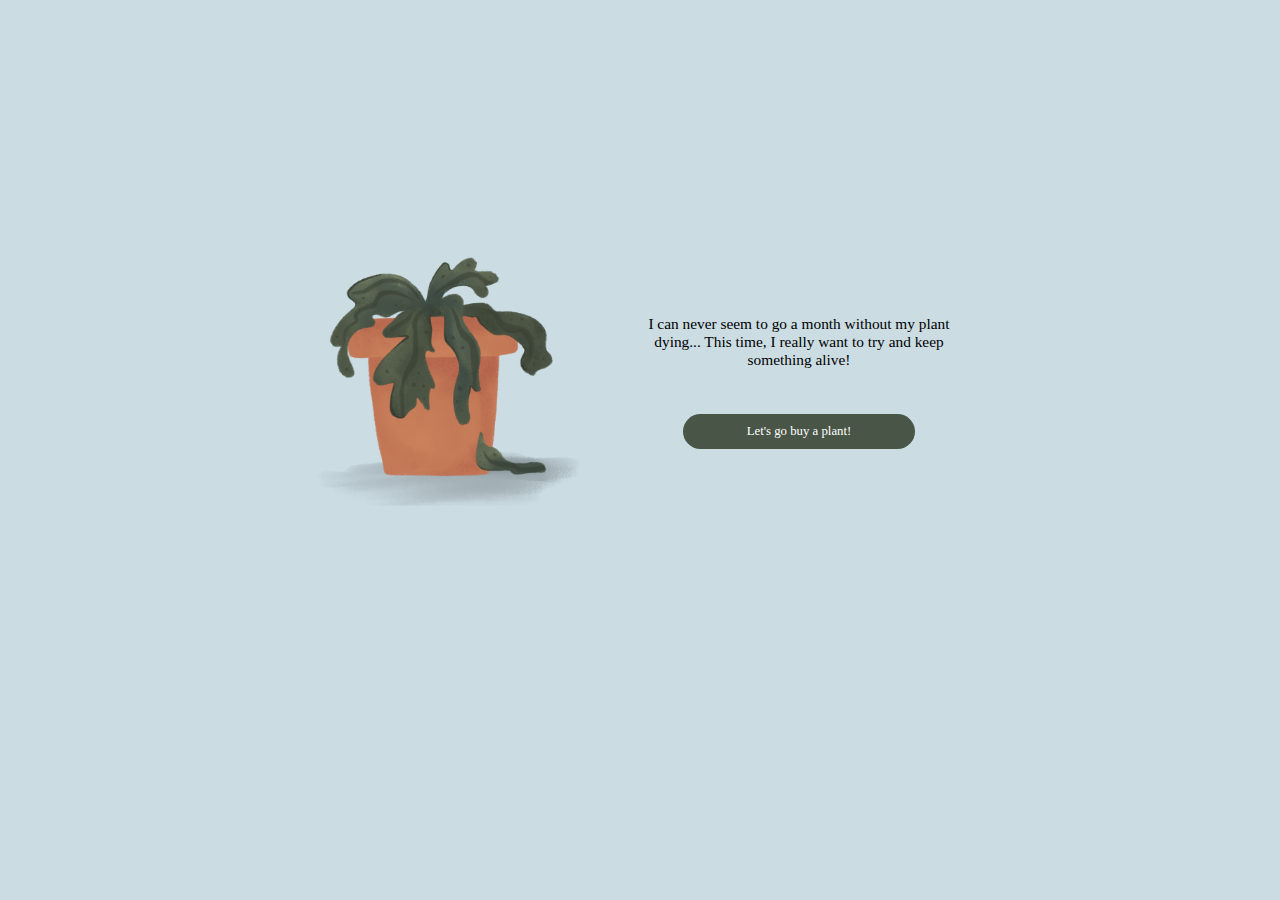
<file: project-01/index.html>
<html>
    <head>
        <title>Cross-Platform Storytelling</title>
        
        <link rel="stylesheet" href="css/style.css">
    </head>

    <body>

        <div id="container">
            <img src="media/dead-plant.png" id="plant">


            <div id="text-container">
                <p id="intro">I can never seem to go a month without my plant dying...  This time, I really want to try and keep something alive!</p>

                <a href="yelp.html" class="button">Let's go buy a plant!</a>

            </div>

        </div>
    
    </body>


</html>
</file>
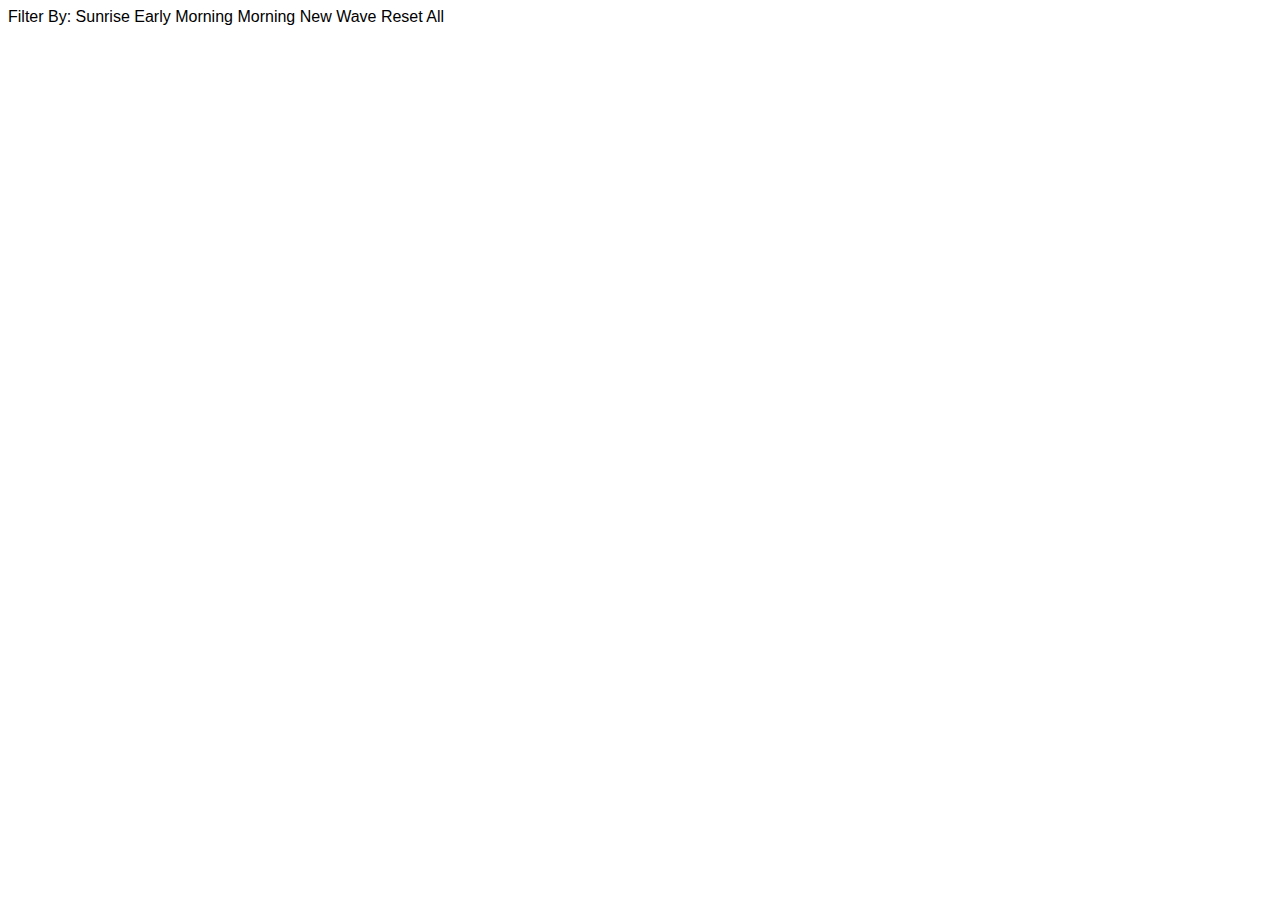
<file: project-03/index.html>
<!DOCTYPE html>
<html lang="en">
<head>
    <meta charset="UTF-8">
    <meta name="viewport" content="width=device-width, initial-scale=1.0">
    <title>Let's Chill</title>

    <link rel="stylesheet" href="css/fonts.css">
    <link rel="stylesheet" href="css/style.css">


    <script src="js/airtable.browser.js"></script>
</head>
<body>

    <div class="container">
        <div class="filter">
          Filter By:
          <span class="sunrise">Sunrise</span>
          <span class="early-morning">Early Morning</span>
          <span class="Morning">Morning</span>
          <span class="js-new-wave">New Wave</span>
          <span class="js-reset">Reset All</span>
        </div>
      </div>

<!-- 
<div class="time-container">
    <h1>The time of the day right now is</h1> 

    <div class="select-box">
        <div class="options-container">
            <div class="option">
                <input type="radio" class="radio sunrise" name="category">
                <label for="sunrise">Sunrise</label>
            </div>

            <div class="option">
                <input type="radio" class="radio early-morning" name="category">
                <label for="early-morning">Early Morning</label>
            </div>

            <div class="option">
                <input type="radio" class="radio morning" name="category">
                <label for="morning">Morning</label>
            </div>

            <div class="option">
                <input type="radio" class="radio afternoon" name="category">
                <label for="afternoon">Afternoon</label>
            </div>

            <div class="option">
                <input type="radio" class="radio sunset" name="category">
                <label for="sunset">Sunset</label>
            </div>

            <div class="option">
                <input type="radio" class="radio night" name="category">
                <label for="night">Night</label>
            </div>
        </div>

        <div class="selected">Select Time of Day</div>
    </div>
</div>
 -->
<div class="container">
</div>


<script src="js/global.js"></script>



</body>
</html>
</file>
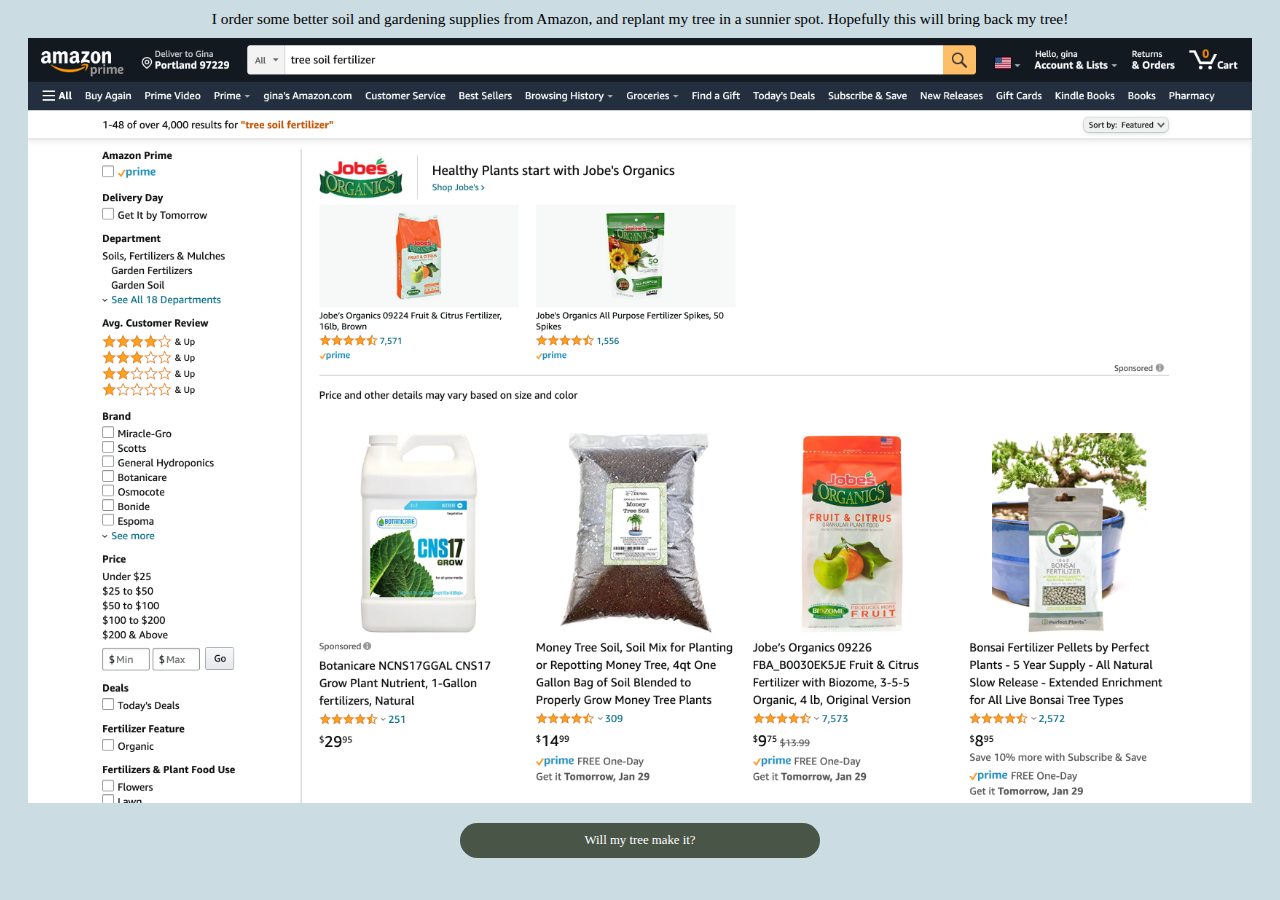
<file: project-01/amazon.html>
<html>
    <head>
        <title>Cross-Platform Storytelling</title>
        
        <link rel="stylesheet" href="css/style.css">
    </head>

    <body>
          <p class="caption">I order some better soil and gardening supplies from Amazon, and replant my tree in a sunnier spot. Hopefully this will bring back my tree!</p>

          
        
          <img src="media/amazon.png" class="screenshot">
      

        <a href="https://www.youtube.com/watch?v=1kR8Fo9umro" target="_blank" class="next-page">Will my tree make it?</a>


    </body>

</html>
</file>
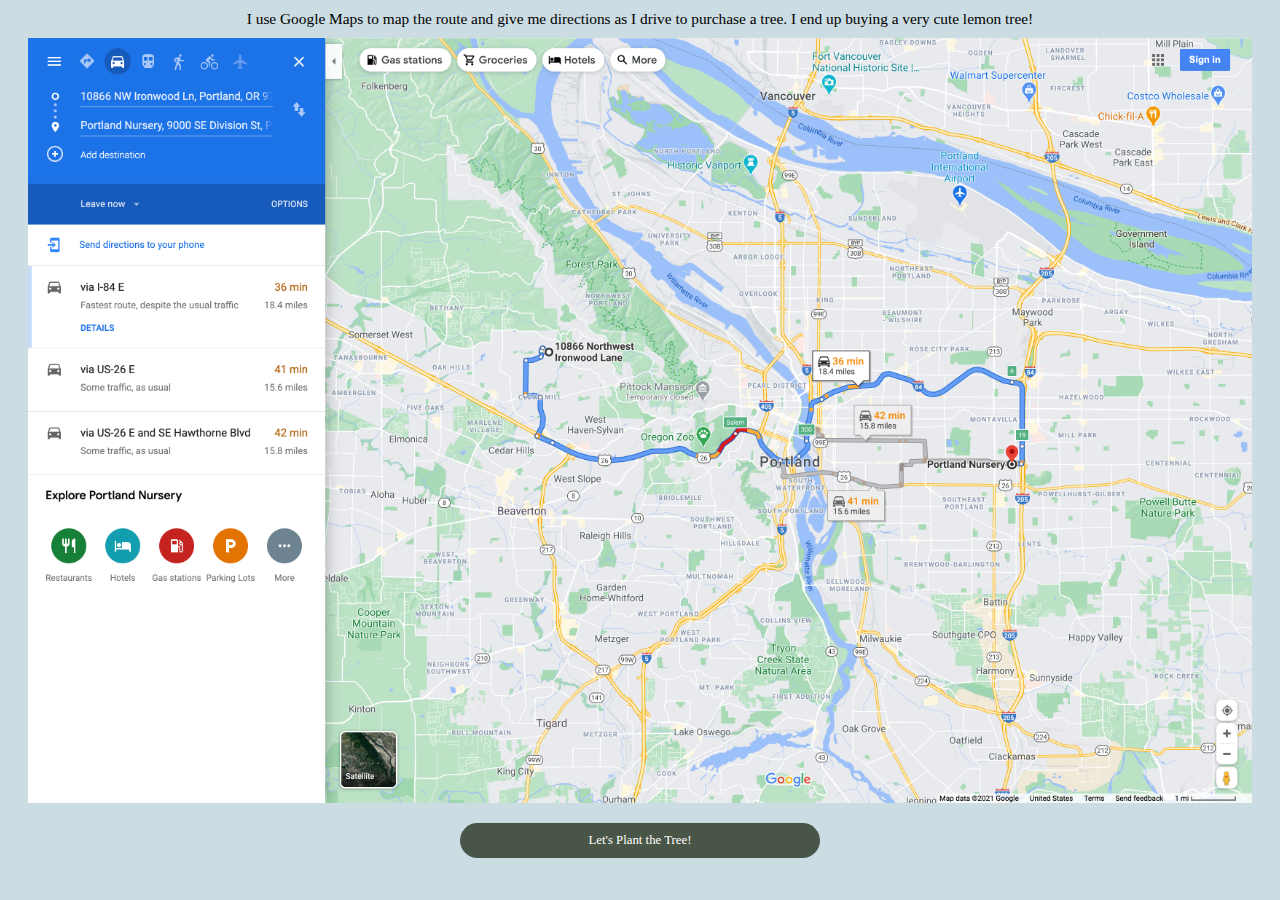
<file: project-01/googlemaps.html>
<html>
    <head>
        <title>Cross-Platform Storytelling</title>
        
        <link rel="stylesheet" href="css/style.css">
    </head>

    <body>
          <p class="caption">I use Google Maps to map the route and give me directions as I drive to purchase a tree. I end up buying a very cute lemon tree!</p>

          
        
          <img src="media/googlemaps.png" class="screenshot">
      

        <a href="twitter.html" class="next-page">Let's Plant the Tree!</a>


    </body>

</html>
</file>
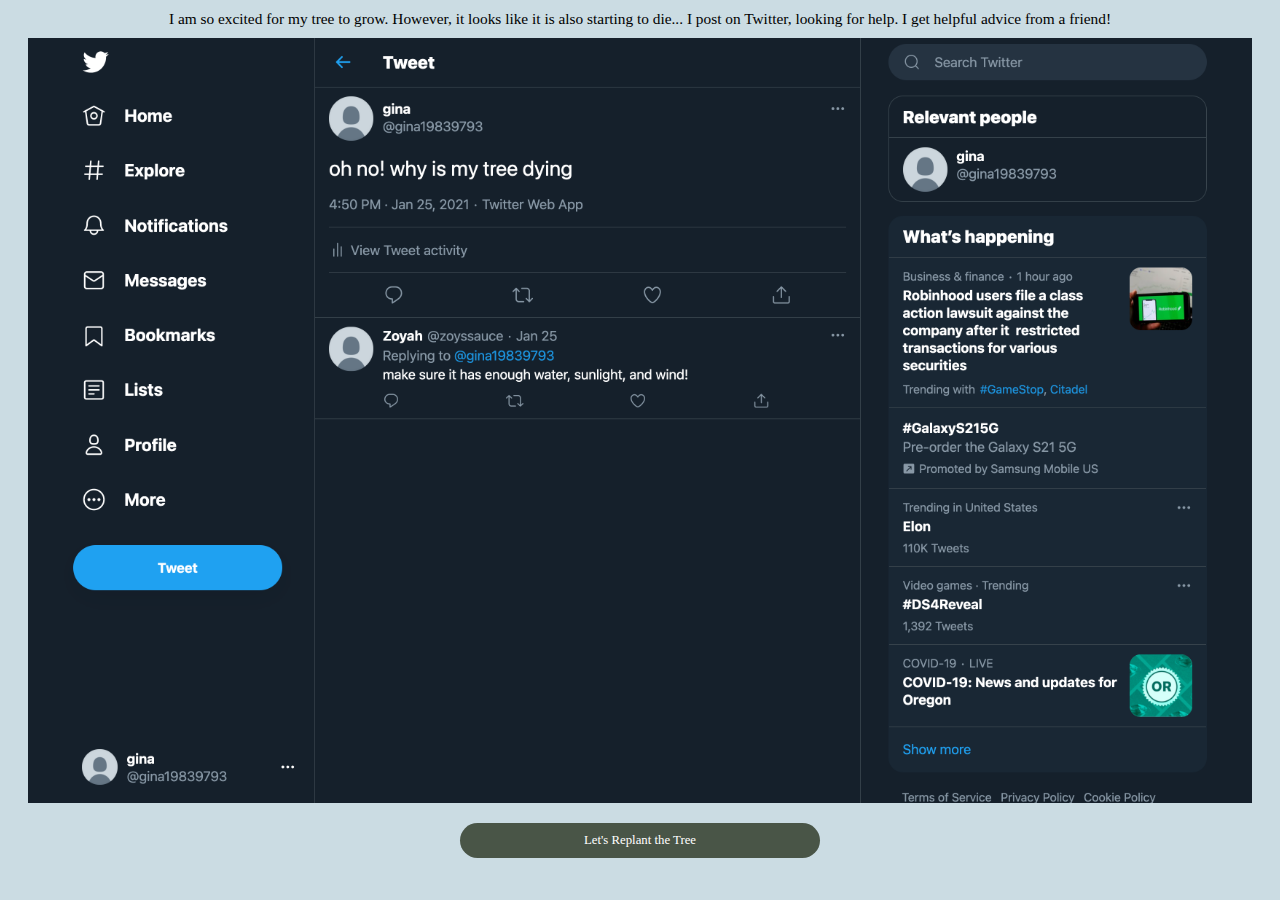
<file: project-01/twitter.html>
<html>
    <head>
        <title>Cross-Platform Storytelling</title>
        
        <link rel="stylesheet" href="css/style.css">
    </head>

    <body>
          <p class="caption">I am so excited for my tree to grow. However, it looks like it is also starting to die... I post on Twitter, looking for help. I get helpful advice from a friend!</p>

          
        
          <img src="media/twitter.png" class="screenshot">
      

        <a href="amazon.html" class="next-page">Let's Replant the Tree</a>


    </body>

</html>
</file>
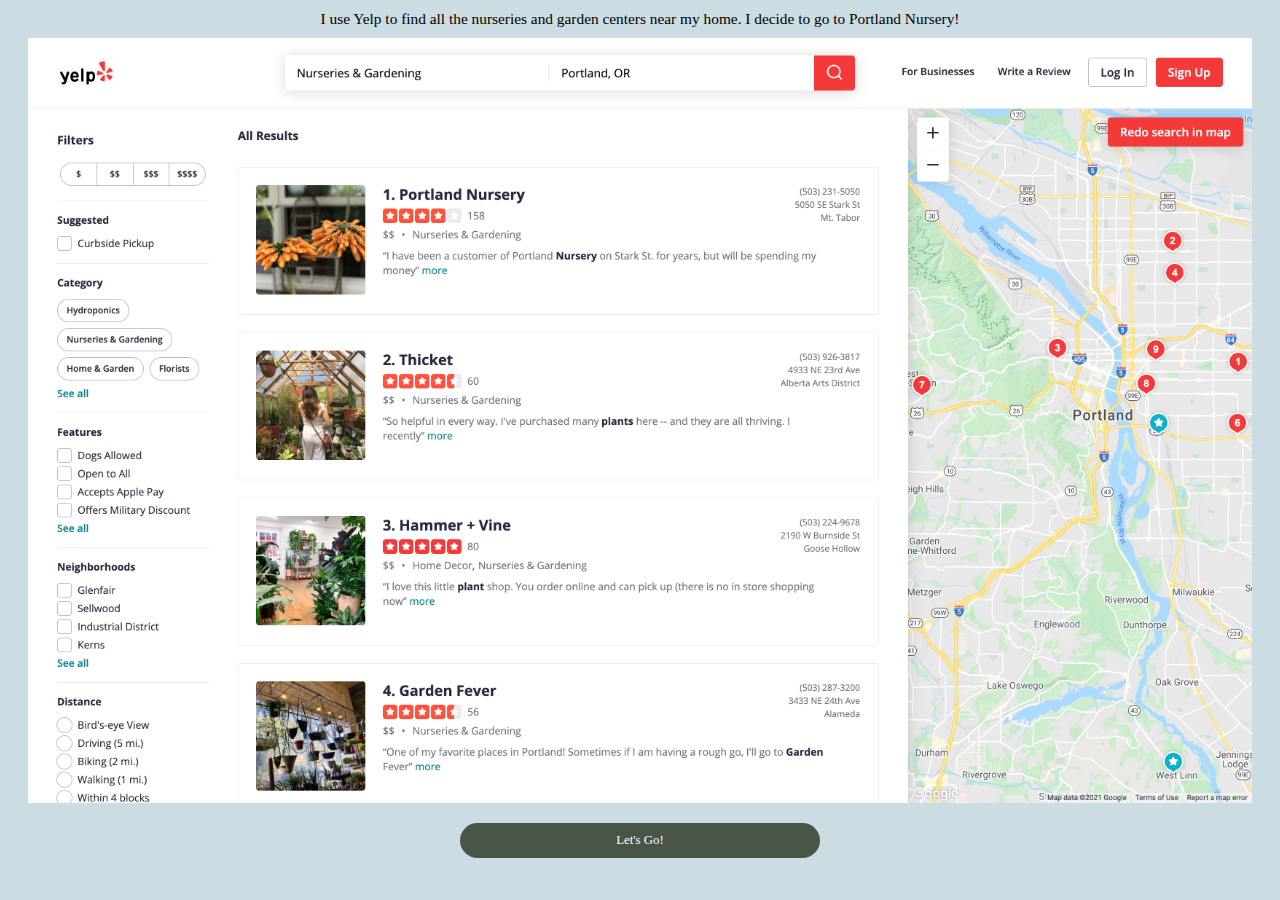
<file: project-01/yelp.html>
<html>
    <head>
        <title>Cross-Platform Storytelling</title>
        
        <link rel="stylesheet" href="css/style.css">
    </head>

    <body>
          <p class="caption">I use Yelp to find all the nurseries and garden centers near my home. I decide to go to Portland Nursery!</p>

          
        
          <img src="media/yelp.png" class="screenshot">
      

        <a href="googlemaps.html" class="next-page">Let's Go!</a>


    </body>

</html>
</file>
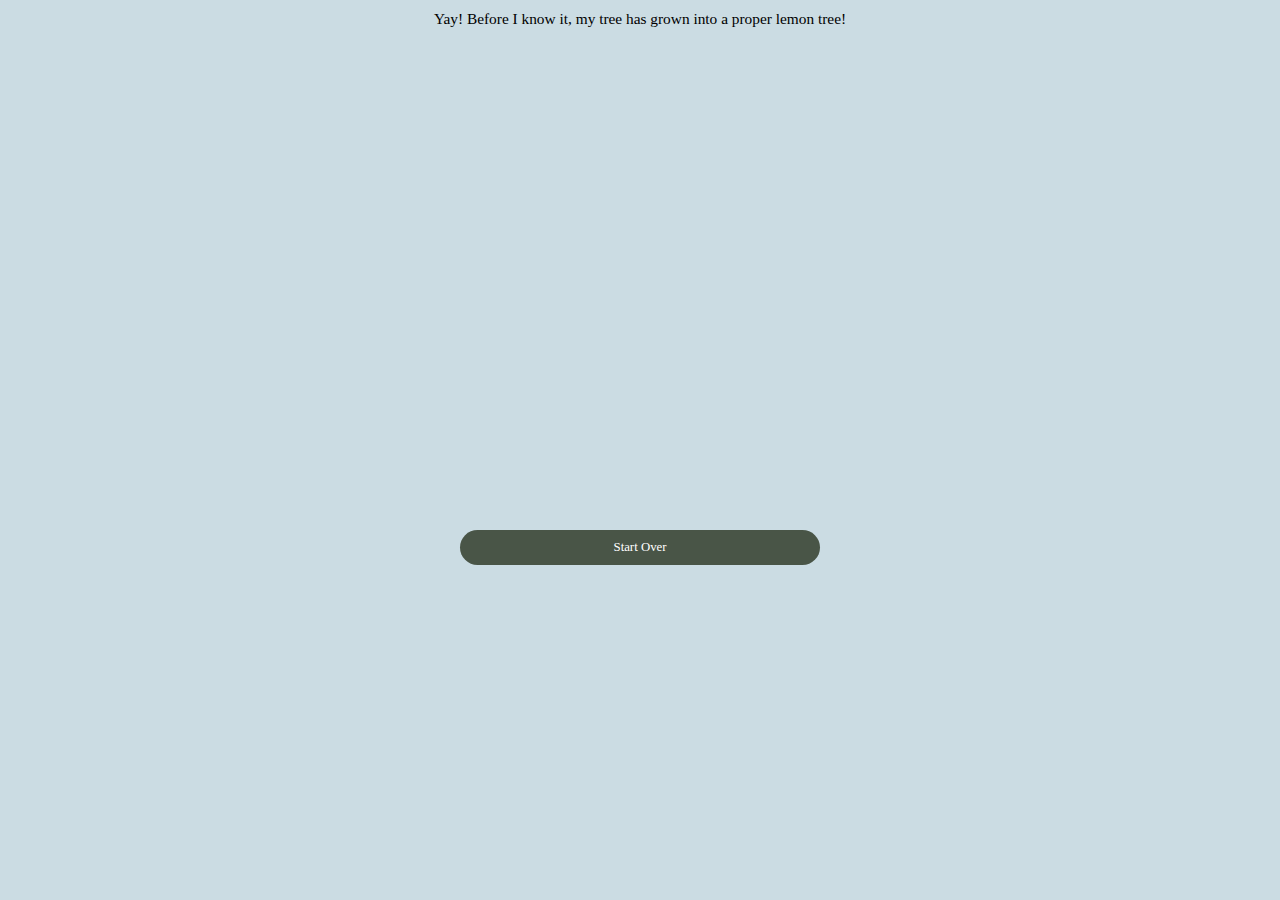
<file: project-01/youtube.html>
<html>
    <head>
        <title>Cross-Platform Storytelling</title>
        
        <link rel="stylesheet" href="css/style.css">
    </head>

    <body>
          <p class="caption">Yay! Before I know it, my tree has grown into a proper lemon tree!</p>

          <section id="youtube">
            <iframe width="840" height="472" src="https://www.youtube.com/embed/1kR8Fo9umro" frameborder="0" allow="accelerometer; autoplay; clipboard-write; encrypted-media; gyroscope; picture-in-picture" allowfullscreen></iframe>
        </section>
          
      

        <a href="index.html" class="next-page">Start Over</a>


    </body>

</html>
</file>
<file: project-01/css/style.css>
body{
    background: #CBDCE3;
    margin: 0;
}

#container{
    display: inline-block;
    position: relative;
    vertical-align: middle;
    width: 70vw;
    height: 40vh;
}

#plant{
    position: absolute;
    max-width: 35vw;
    max-height: 100%;
    display: block;
    top: 20vh;
    left: 20vw;
    display: inline-block;

}

#text-container{
    vertical-align: middle;
    display: inline-block;
    position: absolute;
    /* background: pink; */
    text-align: center;
    width: 35%;
    position: absolutte;
    top: 35vh;
    height: 30vh;
    left: 70%;
    padding: 0 15;

}

#intro{
    position: relative;
    display: inline-block;
    font-family: Poppins;
    font-size: 1.2vw;
    text-align: center;
    padding: 0;
    margin: 0;

}

.button{
    position: relative;
    display: inline-block;
    background-color: #495547;
    border: none;
    color: white;
    text-align: center;
    text-decoration: none;
    font-size: 1vw;
    cursor: pointer;
    padding: 10px 20px;
    border-radius: 50px;
    font-family: Poppins;
    top: 5vh;
    min-width: 15vw;
    bottom: 0px;
}

.button:hover {
    background-color: #CA815B;
}

/* platforms*/
.screenshot{
    margin: auto;
    margin-left: auto;
    margin-right: auto;

    height: 85%;

    display: block;
    margin-left: auto;
    margin-right: auto;
}
  
.caption{
    position: relative;
    font-family: Poppins;
    font-size: 1.2vw;
    padding: 0;
    text-align: center;
    margin: 10;
}

.next-page{
    display: block;
    background-color: #495547;
    border: none;
    color: white;
    text-align: center;
    text-decoration: none;
    font-size: 1vw;
    cursor: pointer;
    padding: 10px 20px;
    border-radius: 50px;
    font-family: Poppins;
    width: 25vw;
    margin: 20px;
    margin-left: auto;
    margin-right: auto;
}

.next-page:hover {
    background-color: #CA815B;
}

#youtube{
    display: flex;
flex-direction: column;
align-items: center;
}
</file>
<file: project-03/css/fonts.css>
@import url('https://fonts.googleapis.com/css2?family=Kiwi+Maru:wght@300;400;500&display=swap');
</file>
<file: project-03/css/style.css>
body{
    font-family: "helvetica";
}

.time-container{

    padding: 32px;

}

.select-box{
    display: flex;
    width: 300px;
    flex-direction: column;
}

.select-box .options-container{
    background: lightskyblue;
    color: darkblue;
   /* max-height: 0;*/
    width: 100%;
   display: none;
    transition: all 0.4s;
    border-radius: 8px;
   /* overflow: hidden;*/

    order: 1;
}

.selected{
    background: lightskyblue;
    border-radius: 8px;
    margin-bottom: 8px;
    color: darkblue;
    position: relative;
    
    order: 0;
}

.selected::after{
    content:"";
    background: url('/media/down-arrow.svg');

    background-size: contain;
    background-repeat: no-repeat;

    position: absolute;
    height: 100%;
    width: 20px;
    right: 20px;
    top: 12px;

    transition: all 0.4s;
}

.select-box .options-container.active{
   /* max-height: 150px;*/
   display: block;
  /*  overflow-y: scroll;*/
}

.select-box .options-container.active + .selected::after{
    transform: rotateX(180deg);
    top: -11px;
}

.select-box .options-container::-webkit-scrollbar{
    width: 8px;
    background: lightslategrey;
    border-radius: 8px;
}

.select-box .options-container::-webkit-scrollbar-thumb{
    background: blue;
    border-radius: 8px;
}

.select-box .option, .selected {
    padding: 12px 24px;
    cursor: pointer;
}

.select-box .option:hover{
    background: lightseagreen;
}

.select-box label{
    cursor: pointer;
}

.select-box .option .radio{
    display: none;
}

/* */


.song-container {

    display: inline-block;
    margin: 2rem;

    border-radius: 45px;
    background: white;

}

.song-image {
    width: 50px;
    height: auto;
    display: block;

}



.song-image.active {
    display: block;
    margin-left: auto;
    margin-right: auto;
}
</file>
